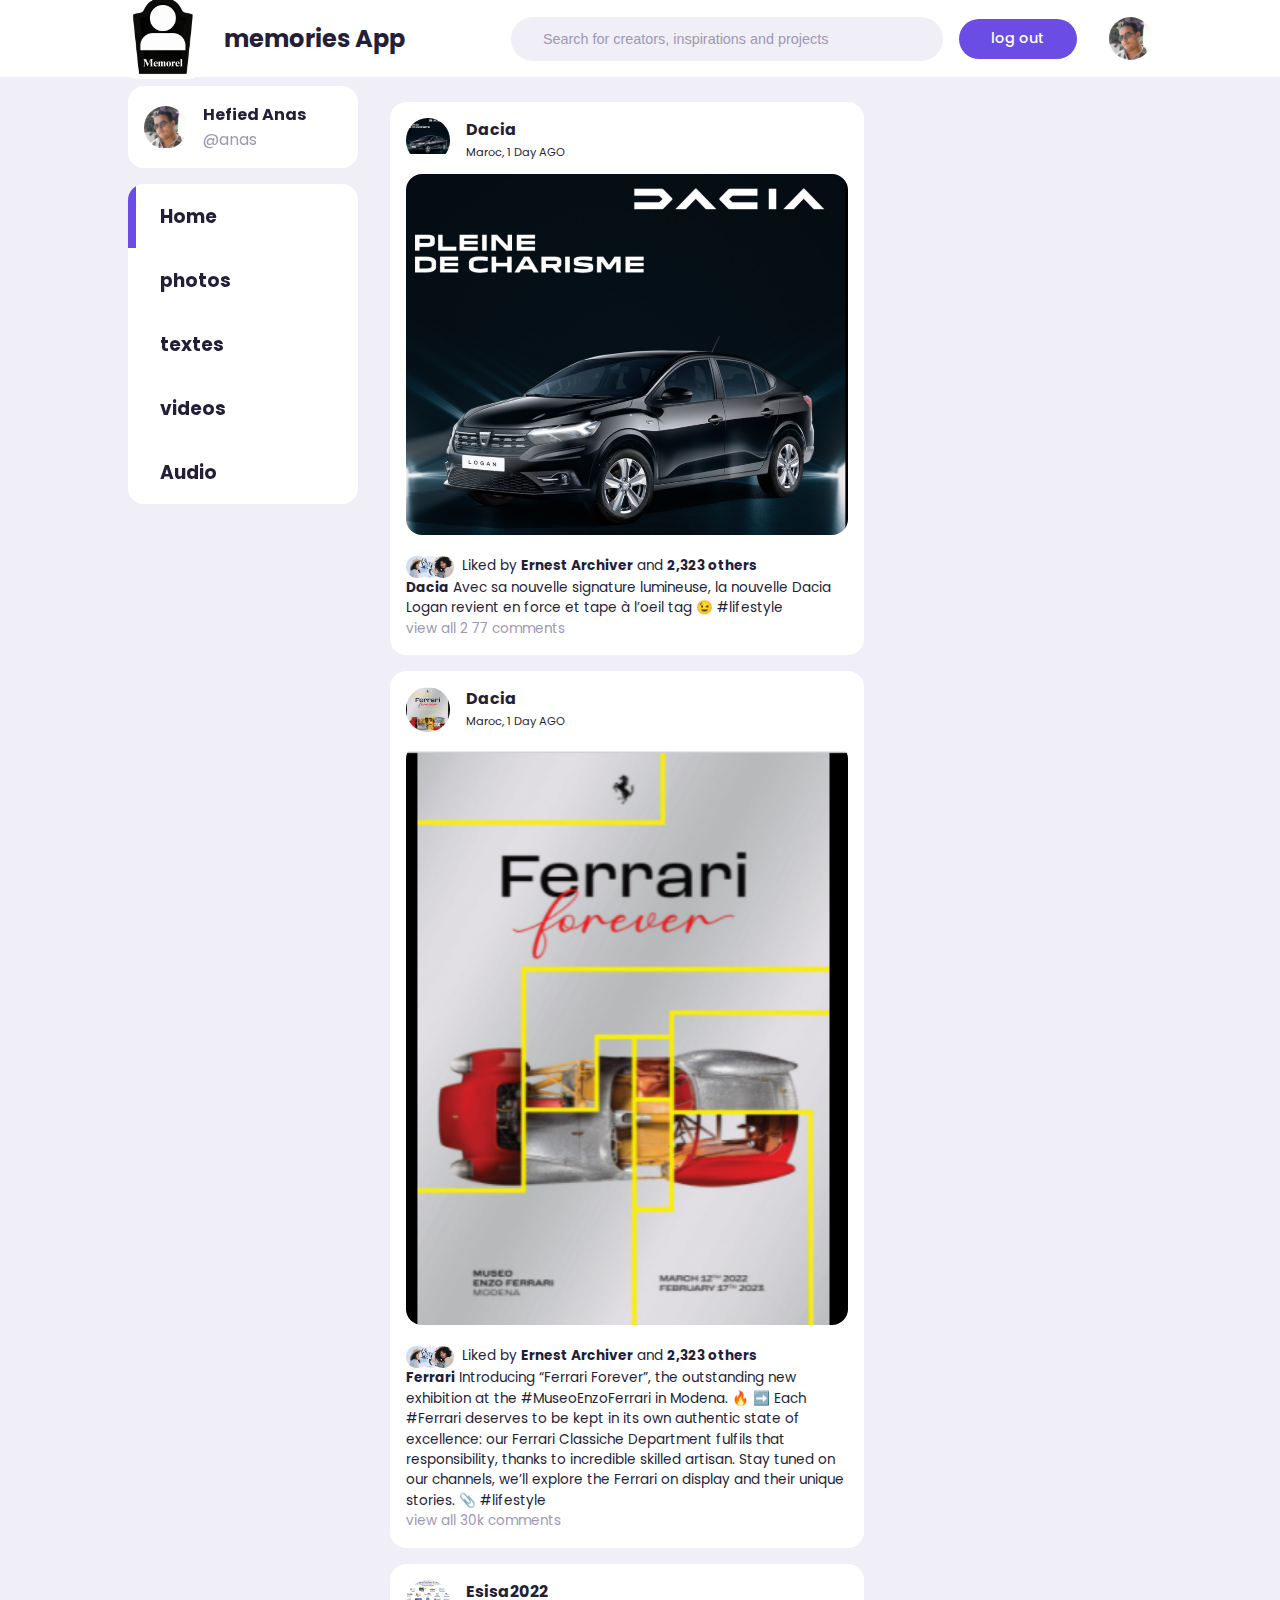
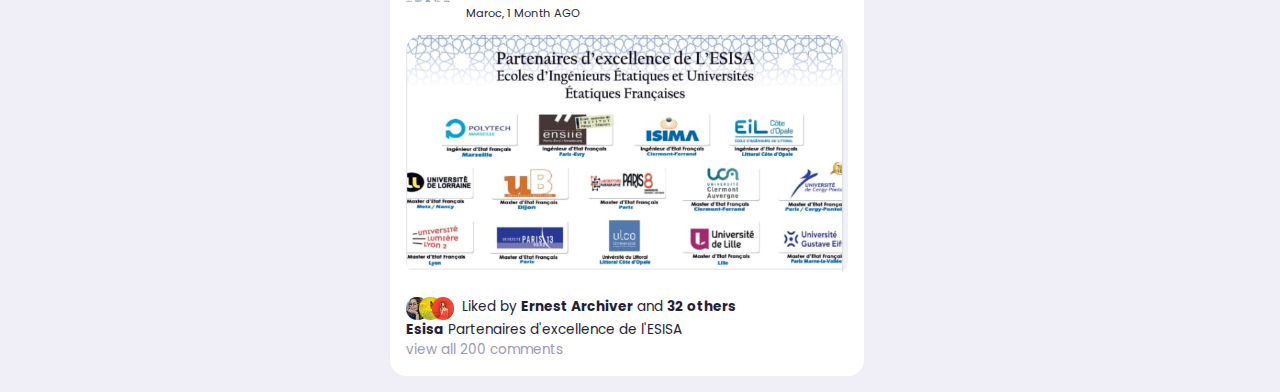
<file: index.html>
<!DOCTYPE html>
<html lang ="en">
    <head>
        <meta charset ="UTF-8">
        <meta http-equiv="X-UA-Compatible" content = "IE=edge">
        <meta name ="viewport" content ="width=device-width, initial-scale=1.0">
        <title> memories App </title>
            <!-- ICONSCOUT CDN -->
            <link rel="stylesheet" href="https://unicons.iconscout.com/release/v2.1.6/css/unicons.css">
           
            <!-- STYLEHEET -->
          <style>
            

@import url('https://fonts.googleapis.com/css2?family=Poppins:wght@300;400;500;600&display=swap');

:root{
    --color-white: hsl(252, 30%, 100);
    --color-light: hsl(252,30% , 95%);
    --color-gray: hsl(252, 15%, 65%);
    --color-primary: hsl(252, 75%, 60%);/*create + post home accept etc ...*/
    --color-secondary: hsl(252, 100%, 90%);
    --color-success: hsl(120, 95%, 65%); 
     --color-danger: hsl(0, 95%, 65%);
    --color-dark:hsl(252, 30%, 17%);
    --color-black: hsl(252, 30%, 10%);
    
    --border-radius: 2rem;
    --card-border-radius: 1rem;
    --btn-padding: 0.6rem 2rem;
    --search-padding: 0.6rem 1rem;
    --card-padding: 1rem;

    --sticky-top-left: 5.4rem;
    --sticky-top-right: -18rem;

}

*,
*::before,
*::after{
    margin: 0;
    padding: 0;
    outline: 0;
    box-sizing: border-box;
    text-decoration: none;
    list-style: none;
    border: none;
}
body{
    font-family: "Poppins", sans-serif;
    color: var(--color-dark);
    background :var(--color-light);
    overflow-x: hidden;
}

/* General Styles */
 .container {
    width: 80%;
   margin: 0 auto;
  
 
}
.profile-photo {
    width: 2.7rem;
    aspect-ratio: 1/1;
    border-radius: 50%;
    overflow: hidden;
  
}
img{
    display: block;
    width: 100%;
}
.btn{
    display: inline-block;
    padding: var(--btn-padding);
    font-weight: 500;
    border-radius: var(--border-radius);
    cursor:  pointer;
    transition: all 300ms ease;
    font-size: 0.9rem;

}
.btn:hover{
    opacity: 0.8;
}
.btn-primary{
    background: var(--color-primary);
    color: white;

}

.text-bold{
    font-weight: 500;
}
.text-muted{
    color: var(--color-gray);
}
 /*-------------- NAVBAR ----------------*/
 nav{
     width: 100%;
     background:  rgb(255,255,255);
     /*var(--color-white);*/
     padding: 0.7rem 0;
     position: fixed;
     top: 0;
     z-index: 10;
 }
 nav .container{
    display: flex;
    align-items: center;
    justify-content: space-between;
 }

 .search-bar{
      /*var(--color-light)*/
    background: var(--color-light);
    border-radius: var(--border-radius);
    padding: var(--search-padding);

 }
 .search-bar input[type="search"] {
     background: transparent;
     width: 30vw;
     margin-left: 1rem;
     font-size: 0.9rem;
     color: var(--color-dark);
 }
 nav .search-bar input[type="search"]::placeholder{
     color: var(--color-gray);
 }
 
 nav .create {
     display: flex;
     align-items: center;
     gap: 2rem;
 }

 /*-------------------- MAIN-----------------------------*/
 main{
 position: relative;
 top :5.4rem;
 } 
 main .container{
     display: grid;
     grid-template-columns: 18vw auto 20vw;
     column-gap: 2rem;
     position: relative;
 }
 /*------------------- LEFT------------------*/
 main .container .left{
     /*border*/
     /*border-style:ridge;*/
     height: max-content;
     position: sticky;
     top: var(--sticky-top-left);
    
    /*border: solid;*/
  
    
 }
 main .container .left .profile{
   /* var(--color-white)*/
    padding: var(--card-padding);
    background: rgb(255,255,255);
    border-radius: var(--card-border-radius);
     display: flex;
     align-items: center;
     column-gap: 1rem;
     width: 100%;
    
   
 }

 /*------------- SIDEBAR-------------------*/
.left .sidebar {
    margin-top: 1rem;
    background:  rgb(255,255,255);
    border-radius: var(--card-border-radius);
    
}
.left .sidebar .menu-item{
    display: flex;
    align-items: center;
    height: 4rem;
    cursor: pointer;
    transition: all 300ms ease;
    position: relative;
}
 .left .sidebar .menu-item:hover {
     background: var(--color-light);
}
.left .sidebar i {
    font-size: 1.4rem;
    color: var(--color-gray);
    margin-left: 2rem;
    position: relative;
}
.left .sidebar i .notification-count{
    background: var(--color-danger);
    color: white;
    font-size: 0.7rem;
    width: fit-content;
    border-radius: 0.8rem;
    padding: 0.1rem 0.4rem;
    position: absolute;
    top: -0.2rem;
    right: -0.3rem;

}

.left.sidebar h3{
    margin-left: 1.5rem;
    font-size: 1rem;
}

.left.sidebar .active {
    background: var(--color-light);
}
.left.sidebar .active i, .left.sidebar .active h3 {
    background: var(--color-primary);
}
.left .sidebar  .active::before{
    content: "";
    display: block;
    width:0.5rem;
    height: 100%;
    position:absolute;
    background: var(--color-primary);
}
.left .sidebar .menu-item:first-child.active {
    border-top-left-radius: var(--card-border-radius);
    overflow: hidden;
}
.left .sidebar .menu-item:last-child.active {
    border-bottom-left-radius: var(--card-border-radius);
    overflow: hidden;
}
.left .btn {
    margin-top: 1rem;
    width: 100%;
    text-align: center;
    padding: 1rem 0;
}






/*----------------------- .feed::::::::::::::::::*/
.middle .feeds .feed{
    background: rgb(255,255,255);
    border-radius: var(--card-border-radius);
    padding: var(--card-padding);
    margin: 1rem 0;
    font-size: 0.85rem;
    line-height: 1.5;
}

.middle .feed .head{
    display: flex;
    justify-content: space-between;
}

.middle .feed .user {
    display: flex;
    gap: 1rem;
}
.middle .feed .photo {
    border-radius: var(--card-border-radius);
    overflow: hidden;
    margin: 0.7rem 0;
}

.middle .feed .action-buttons{
    display: flex;
    justify-content: space-between;
    align-items: center;
    font-size: 1.4rem;
    margin: 0.6rem ;
}
.middle .liked-by{
    display: flex;
}

.middle .liked-by span{
    width: 1.4rem;
    height: 1.4rem;
    display: block;
    border-radius: 50%;
    overflow: hidden;
    border: 2px solid var(--color-white);
    margin-left: -0.6rem;
}
.middle .liked-by span:first-child{
    margin: 0;
}

.middle .liked-by p{
    margin-left: 0.5rem; 
}


 

/* ----------------------------- THEME CUSTOMIZATION
 ---------------------------- */
 .customize-theme {
     background: rgba(255, 255, 255, 0.5);
     width: 100vw;
     height: 100vh;
     position: fixed;
     top: 0;
     left: 0;
     z-index: 100;
     text-align: center;
     display: grid;
     place-items: center;
     font-size: 0.9rem;
     display: none;/* pour entre le ous theme sur theme en menu*/
 }

 .customize-theme .card{
     background: rgb(255,255,255);
     padding: 3rem;
     border-radius: var(--card-border-radius);
     width: 50%;
 }

 /* -------------- Font SiZE------------------------ */
 .customize-theme .font-size {
     margin-top: 5rem;
 }
 .customize-theme  .font-size > div {
     display: flex;
     justify-content: space-between;
     align-items: center;
     background: var(--color-light);
     padding: var(--search-padding);
     border-radius: var(--card-border-radius);    
 }
 .customize-theme .choose-size {
     background: var(--color-secondary);
     height: 0.3rem;
     width: 100%;
     margin: 0.1rem;
     display: flex;
     justify-content: space-between;
     align-items: center;
 }

.customize-theme .choose-size span{
    width: 1rem;
    height: 1rem;
    background: var(--color-secondary);
    border-radius: 50%;
    cursor: pointer;
}
.customize-theme .choose-size span.active{
    background: var(--color-primary);
}
/* -------------- Font SiZE------------------------ */
.customize-theme .choose-color{
    background: var(--color-light);
    padding: var(--search-padding);
    border-radius: var(--card-border-radius);
    display: flex;
    align-items: center;
    justify-content: space-between;
}
.customize-theme .choose-color  span {
    width: 2.2rem;
    height: 2.2rem;
    border-radius: 50%;
}
.customize-theme .choose-color span:nth-child(1){
    background: hsl(252, 75%, 60%);
}
.customize-theme .choose-color span:nth-child(2){
    background: hsl(52, 75%, 60%);
}
.customize-theme .choose-color span:nth-child(3){
    background: hsl(352,75%,60%);
}
.customize-theme .choose-color span:nth-child(4){
    background: hsl(152, 75%, 60%);
}
.customize-theme .choose-color span:nth-child(5){
    background: hsl(202, 75%, 60%);
}

.customize-theme .choose-size span.active {
    border: 5px solid white;
}
/* -------------------- BAckground---------- */
.customize-theme .background {
    margin-top: 2rem;
}
.customize-theme .choose-bg{
    display: flex;
    align-items:  center;
    justify-content: space-between;
    gap: 1.5rem;
}
.customize-theme .choose-bg > div {
    padding: var(--card-padding);
    width: 100%;
    display: flex;
    align-items: center;
    font-size: 1rem;
    font-weight: bold;
    border-radius: 0.4rem;
    cursor: pointer;
}
.customize-theme .choose-bg > div.active{
    border: 2px solid var(--color-primary);
}
.customize-theme .choose-bg .bg-1 {
    background: white;
    color: black;
}
.customize-theme .choose-bg .bg-2 {
    background: hsl(254, 46%, 22%);
    color: white;
}
.customize-theme .choose-bg .bg-3 {
    background: hsl(252, 30%, 10%);
    color: white;
}
.customize-theme .choose-bg > div span{
    width: 2rem;
    height: 2rem;
    border: 2px solid var(--color-gray);
    border-radius: 50%;
    margin-right: 1rem;
}

/* ---------------------------
Media Queries for Small Laptops And Big Tablets 
----------------------------------- */
@media screen and (max-width: 1200px) {
   .container {
       width:  96%;
   } 
   main .container {
       grid-template-columns: 5rem auto 30vw;
       gap: 1rem;
   }
   .left{
       width: 5rem;
       z-index: 5;
   }
   main .container .left .profile {
       display: none;
   }
   .sidebar h3 {
       display: none;
   }
   .left .btn{
       display: none;
   }
    
}
 /* ===========================
 Media queries for Small tablets and mbile phones
 =============================== 
 */
 @media screen and (max-width: 992px) {
     nav .search-bar {
         display: none;
     }
     main .container {
         grid-template-columns:  0 auto 5rem;
            gap: 0;
     }
     main .container .left {
        grid-column:3/4;
        position: fixed;
        bottom: 0;
        right: 0;
    }


 }


          </style>

          <style>
 /* Container for the logo and text */


/* Container for the logo image only */
.logo-container {
    width: 70px; /* Adjust width as needed */
    height: 50px; /* Adjust height as needed */
    display: flex;
    align-items: center;
    justify-content: center;
    margin-right: 10px; /* Space between image and text */
    margin-bottom: 5px; /* Adds extra space below the image */
}

.logo-img {
    width: 100%; /* Full width of the logo container */
    height: auto;
    border-radius: 8px; /* Adjust border radius as needed */
}

.logo-text {
    font-size: 1.5rem;
    color: var(--primary-color);
    margin-right: 90px;
}


          </style>
    </head> 
    <body>
        <nav>
            <div class="container">
                <div class="logo-container">
                    <img src="./Images/logo.png" alt="Memories Logo" class="logo-img">
                </div>
                <h2 class="logo-text" >
                    memories App
                </h2>
                <div class="search-bar">
                    <i class="uil uil-search"></i>
                    <input type="search" placeholder="Search for creators, inspirations and projects">

                </div>
                <div class="create">
                    <label class ="btn btn-primary"  for="create-post">log out</label>
                    <div class="profile-photo">
                        <img src="./Images/Capture.PNG">
                    </div>
                </div>
            </div>
        </nav>
        <!-------------------------- Main-------------------->
        <main> 
            <div class ="container">
              
                <!------------ LEFT -------------------------->
                <div  class ="left">
                <a class="profile">
                <div class="profile-photo">
                        <img src="./Images/Capture.PNG">
                    </div>
                       
                        <div  class="handle">
                            <h4> Hefied Anas</h4>
                            <p class="text-muted">
                                @anas
                            </p>
                        </div>
                    </a>
               
                <!---------- SIDEBAR-------------->
                <div   class="sidebar"> 
</a>
                      
<a  class="menu-item active">

    <span><i class="uil uil-home"></i></span><h3>Home</h3>
   </a>
                        <a    class="menu-item">
                            <span><i class="uil uil-bookmark"></i></span><h3>photos</h3>
                        </a>

                        <a    class="menu-item">
                            <span><i class="uil uil-texte"></i> </span><h3>textes</h3>
                        </a>
                        
                        <a    class="menu-item">
                            <span><i class="uil uil-video"></i> </span><h3>videos</h3>
                        </a>
                        
                        <a    class="menu-item">
                            <span><i class="uil uil-audio"></i> </span><h3>Audio</h3>

                    </a>
                </div>
                
                <!----------------- END of STDEBAR
                    --------------------->
             
            </div>
            <!----------------- END of LEFT
                    --------------------->
                
                <!---------------- Middle------------------->
                <div class="middle"> 
        

          <!-------------------- FEEDS--------------------->
          <div class="feeds">
                       <!-------------------- FEED 1--------------------->
              <div class="feed"> 
                  <div class="head">
                      <div class="user">
                          <div class="profile-photo">
                              <img src="./Images/Dacia.jpg">
                          </div>
                          <div class="ingo">
                              <h3>
                                  Dacia</h3>
                                  <small>Maroc, 1 Day AGO</small>
                                 </div>            
                          </div>
                          <span class="edit">
                            <i  class="uil uil-ellipsis-h"></i>
                        </span>
                    </div>
                      

                      <div class="photo">
                          <img src="./Images/Dacia.jpg">
                      </div>
                      <div class="action-buttons">
                          <div class="interaction-buttons">
                              <span><i class="uil uil-heart"></i></span>
                              <span><i class="uil uil-comment-dots"></i></span>
                              <span><i class="uil uil-share-alt"></i></span>
                            </div>

                              <div class="bookmark">
                                  <span><i class="uil uil-bookmark"></i>
                                </span>
                              </div>
                          </div>

                          <div class="liked-by">
                              <span><img src="./Images/profile-1.jpg">
                                </span>
                            <span><img src="./Images/profile-2.jpg">
                            </span>
                            <span><img src="./Images/profile-3.jpg">
                            </span>
                            <p>Liked by <b>Ernest Archiver</b> and <b>
                                2,323 others </b></p>
                          </div>

                          <div class="caption">
                              <p><b>Dacia</b> Avec sa nouvelle signature lumineuse,
                                   la nouvelle Dacia Logan revient en force et tape à l’oeil tag 😉  <span 
                                   class="hash-tag-">#lifestyle</span></p>
                          </div>
                          <div class="comments text-muted"> view all 2
                              77 comments</div>
                          </div>
    <!--------------------------- End Of FEED 1------------------->
                   <!-------------------- FEED 2--------------------->
                   <div class="feed"> 
                    <div class="head">
                        <div class="user">
                            <div class="profile-photo">
                                <img src="./Images/Ferrari.jpg">
                            </div>
                            <div class="ingo">
                                <h3> Dacia</h3>
                                    <small>Maroc, 1 Day AGO</small>
                                   </div>            
                            </div>
                            <span class="edit">
                              <i  class="uil uil-ellipsis-h"></i>
                          </span>
                        </div>

                        <div class="photo">
                            <img src="./Images/Ferrari.jpg">
                        </div>
                        <div class="action-buttons">
                            <div class="interaction-buttons">
                                <span><i class="uil uil-heart"></i></span>
                                <span><i class="uil uil-comment-dots"></i></span>
                                <span><i class="uil uil-share-alt"></i></span>
                            </div>
                        
  
                                <div class="bookmark">
                                    <span><i class="uil uil-bookmark-full"></i>
                                  </span>
                                </div>
                            </div>
  
                            <div class="liked-by">
                                <span><img src="./Images/profile-1.jpg">
                                  </span>
                              <span><img src="./Images/profile-2.jpg">
                              </span>
                              <span><img src="./Images/profile-3.jpg">
                              </span>
                              <p>Liked by <b>Ernest Archiver</b> and <b>
                                  2,323 others </b></p>
                            </div>

                            
                        <div class="caption">
                            <p><b>Ferrari</b> Introducing “Ferrari Forever”, the outstanding new exhibition at the #MuseoEnzoFerrari in Modena. 🔥

                                ➡️ Each #Ferrari deserves to be kept in its own authentic state of excellence: our Ferrari Classiche Department fulfils that responsibility, thanks to incredible skilled artisan.
                                
                                Stay tuned on our channels, we’ll explore the Ferrari on display and their unique stories.
                                📎 <span 
                                 class="hash-tag">#lifestyle</span></p>
                        </div>
                        <div class="comments text-muted"> view all 30k comments</div>

                        </div>
                   

                    <!--------------------------- End Of FEED 2------------------->
                   <!-------------------- FEED 3 --------------------->
                   <div class="feed"> 
                    <div class="head">
                        <div class="user">
                            <div class="profile-photo">
                                <img src="./Images/Esisa2022.jpg">
                            </div>
                            <div class="ingo">
                                <h3>
                                    Esisa2022</h3>
                                    <small>Maroc, 1 Month AGO</small>
                                   </div>            
                            </div>
                            <span class="edit">
                              <i  class="uil uil-ellipsis-h"></i>
                          </span>
                        </div>
                        <div class="photo">
                            <img src="./Images/Esisa2022.jpg">
                        </div>
                        <div class="action-buttons">
                            <div class="interaction-buttons">
                                <span><i class="uil uil-heart"></i></span>
                                <span><i class="uil uil-comment-dots"></i></span>
                                <span><i class="uil uil-share-alt"></i></span>
                           
                        </div>
                                <div class="bookmark">
                                    <span><i class="uil uil-bookmark"></i>
                                  </span>
                                </div>
                            </div>
  
                            <div class="liked-by">
                                <span><img src="./Images/profile-4.jpg">
                                  </span>
                              <span><img src="./Images/profile-14.jpg">
                              </span>
                              <span><img src="./Images/profile-5.jpg">
                              </span>
                              <p>Liked by <b>Ernest Archiver</b> and <b>
                                  32 others </b></p>
                            </div>
                   
                        <div class="caption">
                            <p><b>Esisa</b> Partenaires d'excellence de l'ESISA <span 
                                 class="span hash-"></span></p>
                        </div>
                        <div class="comments text-muted"> view all 200 comments</div>

                        </div>
                        <!-------------- END of FEED-------------------->
                    </div> 
                    <!------------------------------- END of MIDDLE-------------->
                </div>
                    <!--------------------------- End Of FEED ------------------->
                  
            
            <!---------------------- RIGHT ------------------>
         
                </div>
                <!----------------- End Of Right--------------->

                </div>
        </main>      
<!------------------------------- THEME customzation -->
        <div class="customize-theme">
            <div class="card">
                <h2>Customize your view</h2>
                <p class="text-muted"> Manage your font size,color, and background.</p>

                <!------------------- Font sizes---------------------->
                <div class="font-size">
                    <h4>Font Size</h4>
                <div>
                    <h6>Aa</h6>
                <div class="choose-size">
                    <span class="font-size-1"></span>
                    <span class="font-size-2 active"></span>
                    <span class="font-size-3"></span>
                    <span class="font-size-4"></span>
                    <span class="font-size-5"></span>
                </div>
                <h3>Aa</h3>
            </div>
                </div>
        <!------------------- Primary colors ----------------->
                <div class="color">
                    <h4>Color</h4>
                    <div class="choose-color">
                        <span class="color-1 active"></span>
                        <span class="color-2"></span>
                        <span class="color-3"></span>
                        <span class="color-4"></span>
                        <span class="color-5"></span>
            </div>
        </div>

        <!--------- Background Colors --------------------->

        <div class="background">
            <h4>Background</h4>
            <div class="choose-bg">
                <div class="bg-1 active" >
                    <span></span>
                    <h5 for="bg-1">Light</h5>
                </div>
                <div class="bg-2">
                    <span></span>
                    <h5>Dim</h5>
                </div>
                <div class="bg-3">
                    <span></span>
                    <h5 for="bg-3">Lights Out </h5>
                </div>
            </div>
        </div>
    </div>
    </div>
    <script src="./index.js"></script>
    </body>
    </html>
</file>
